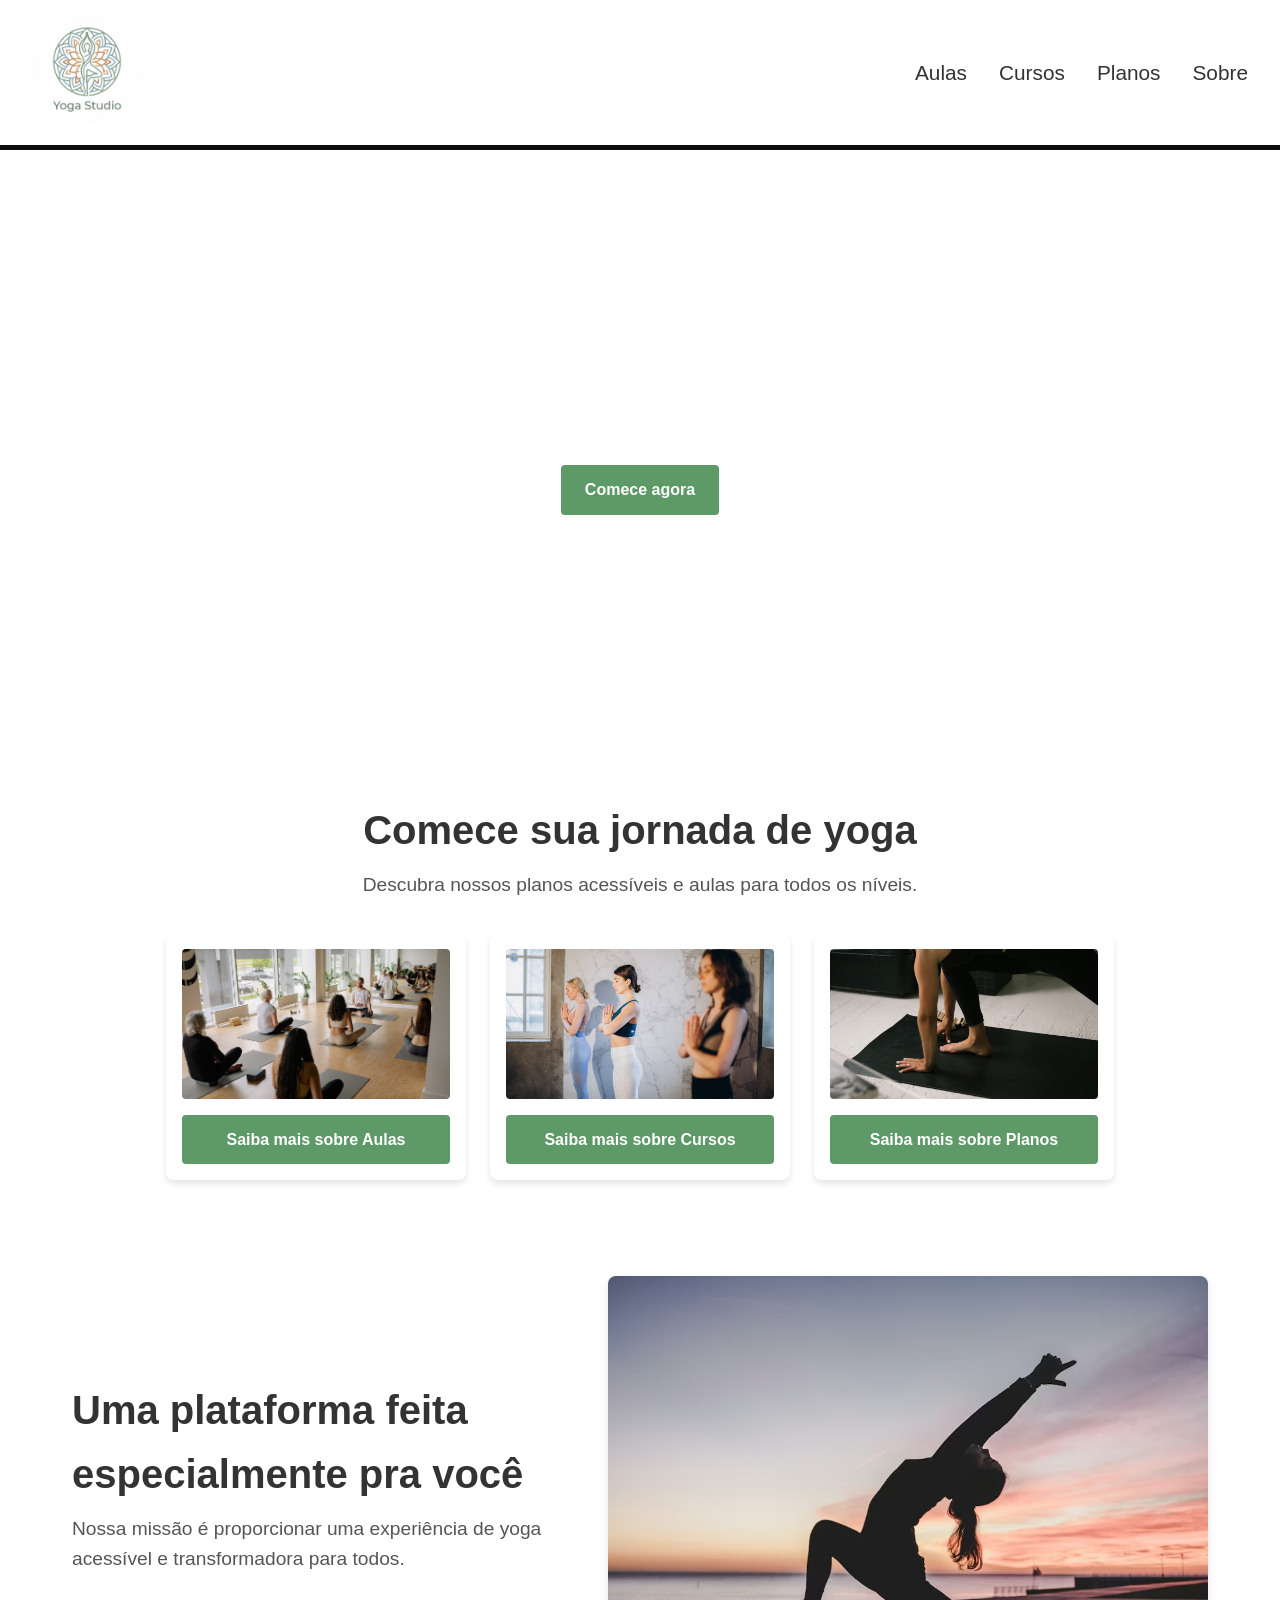
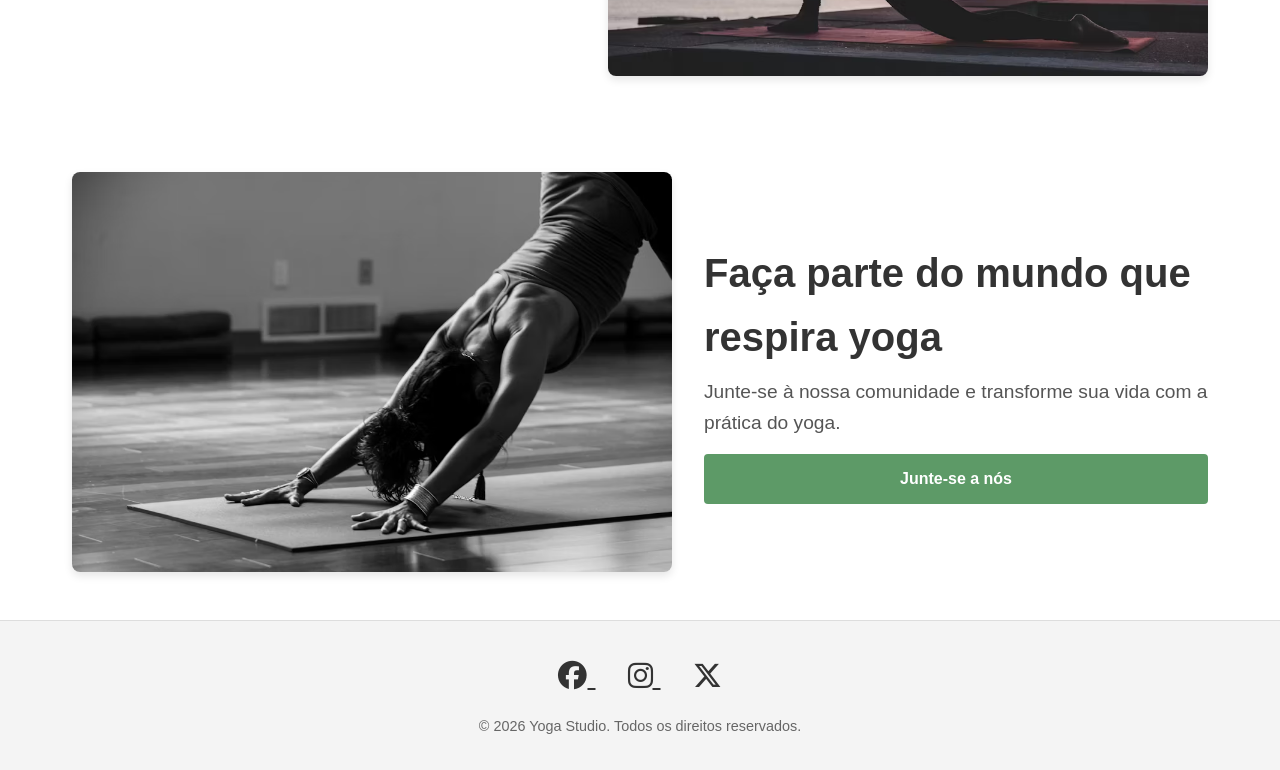
<file: index.html>
<!DOCTYPE html>
<html lang="pt-BR">
<head>
  <meta charset="UTF-8" />
  <meta name="viewport" content="width=device-width, initial-scale=1.0" />
  <title>Yoga Studio</title>
  <link rel="stylesheet" href="https://cdnjs.cloudflare.com/ajax/libs/font-awesome/6.5.0/css/all.min.css" />
  <link rel="stylesheet" href="style.css" />
</head>
<body>
  <header>
    <a href="index.html">
      <img src="logo.png" alt="Logo do Yoga Studio" />
    </a>
    <nav>
      <ul>
        <li><a href="aulas.html">Aulas</a></li>
        <li><a href="cursos.html">Cursos</a></li>
        <li><a href="planos.html">Planos</a></li>
        <li><a href="sobre.html">Sobre</a></li>
      </ul>
    </nav>
  </header>

  <main>
    <section class="welcome">
      <h1>Bem-vindo à Yoga Studio</h1>
      <p>Encontre equilíbrio e paz interior com nossas aulas de yoga.</p>
      <a href="planos.html" class="button">Comece agora</a>
    </section>

    <section class="conteudos">
      <div class="conteudo1">
        <h2>Comece sua jornada de yoga</h2>
        <p>Descubra nossos planos acessíveis e aulas para todos os níveis.</p>

        <div class="cards-container">
          <div class="card">
            <img src="aula.png" alt="Aulas de Yoga" />
            <a href="aulas.html">Saiba mais sobre Aulas</a>
          </div>
          <div class="card">
            <img src="curso.png" alt="Cursos de Yoga" />
            <a href="cursos.html">Saiba mais sobre Cursos</a>
          </div>
          <div class="card">
            <img src="plano.png" alt="Planos de Yoga" />
            <a href="planos.html">Saiba mais sobre Planos</a>
          </div>
        </div>
      </div>

      <div class="conteudo2">
        <div class="text2">
          <h2>Uma plataforma feita especialmente pra você</h2>
          <p>Nossa missão é proporcionar uma experiência de yoga acessível e transformadora para todos.</p>
        </div>
        <img src="missao.png" alt="Nossa missão no Yoga Studio" />
      </div>

      <div class="conteudo3">
        <img src="pessoa.png" alt="Pessoa praticando Yoga" />
        <div class="text3">
          <h2>Faça parte do mundo que respira yoga</h2>
          <p>Junte-se à nossa comunidade e transforme sua vida com a prática do yoga.</p>
          <a href="sobre.html" class="button">Junte-se a nós</a>
        </div>
      </div>
    </section>

    <footer>
      <div class="social-links">
        <a href="https://facebook.com" target="_blank" aria-label="Facebook">
          <i class="fa-brands fa-facebook" aria-hidden="true"></i>
        </a>
        <a href="https://instagram.com" target="_blank" aria-label="Instagram">
          <i class="fa-brands fa-instagram" aria-hidden="true"></i>
        </a>
        <a href="https://x.com" target="_blank" aria-label="X (Twitter)">
          <i class="fa-brands fa-x-twitter" aria-hidden="true"></i>
        </a>
      </div>
      <p>&copy; 2026 Yoga Studio. Todos os direitos reservados.</p>
    </footer>
  </main>
</body>
</html>
</file>
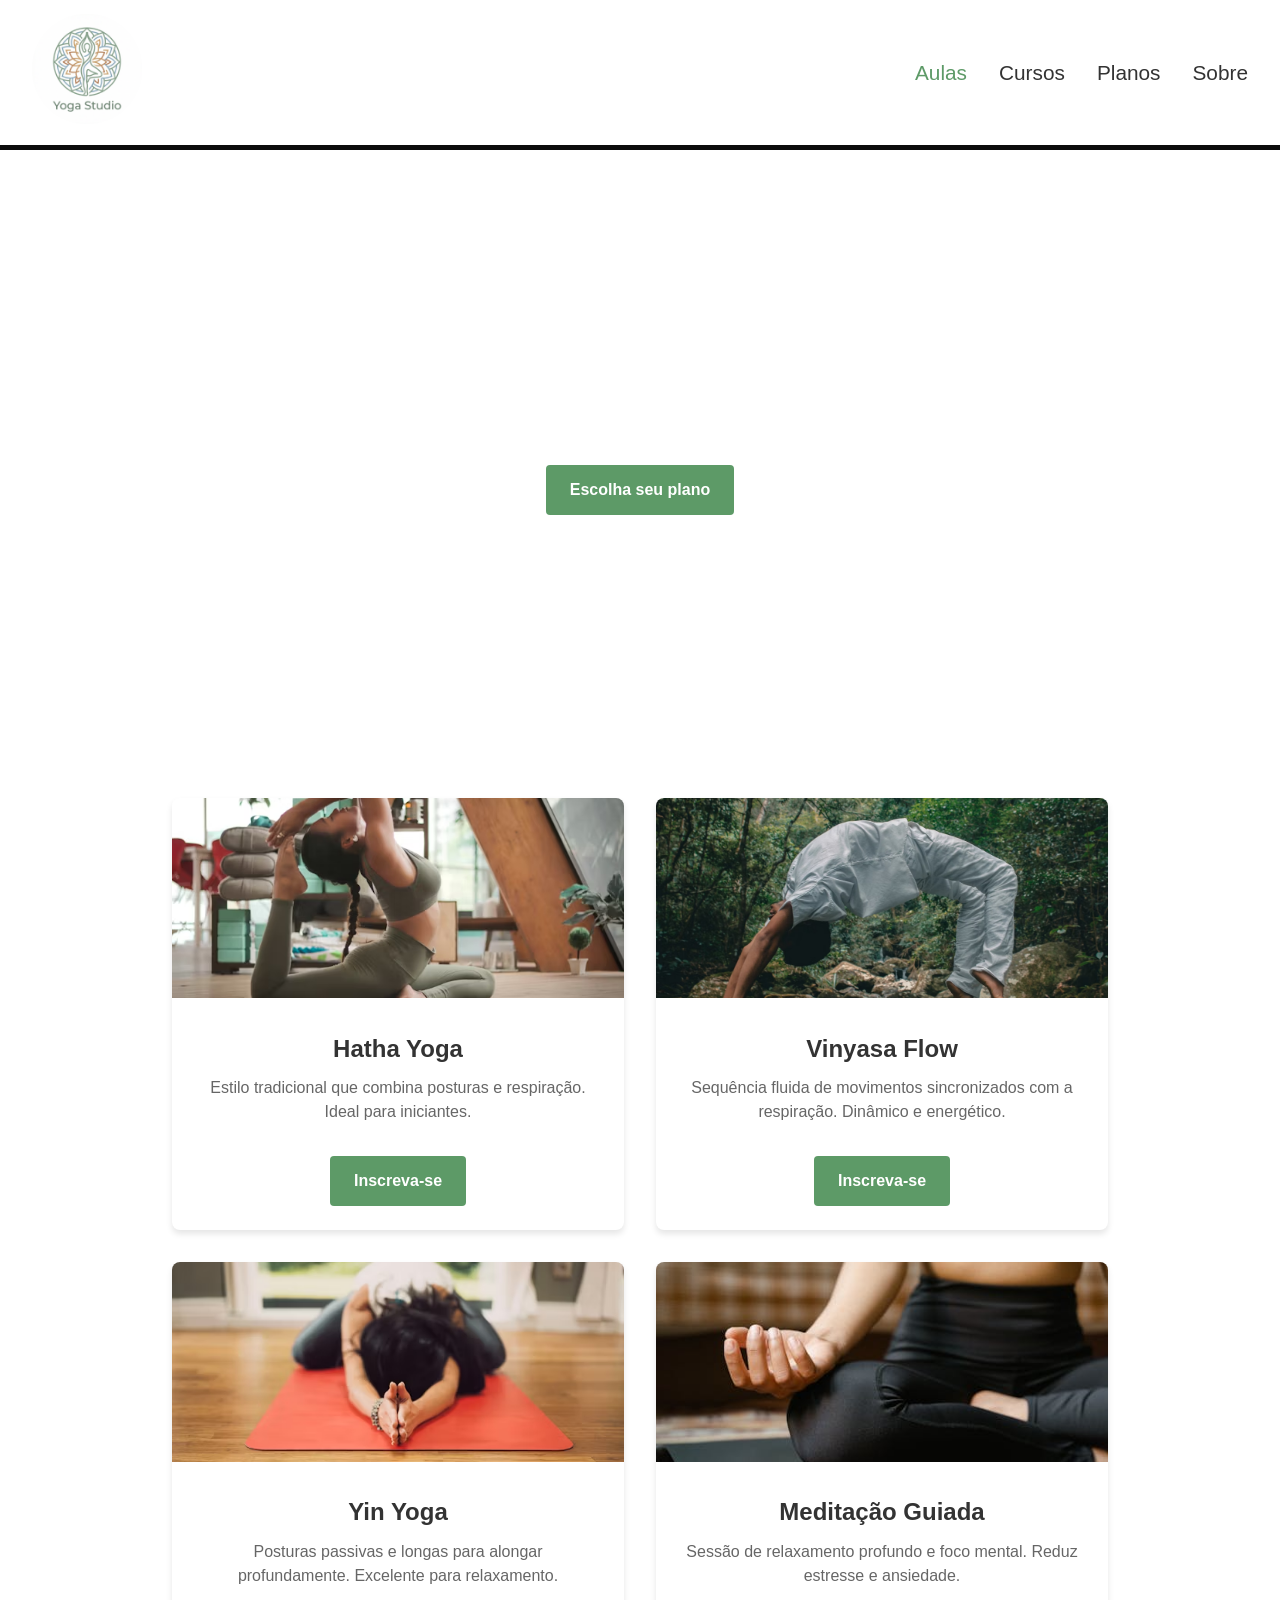
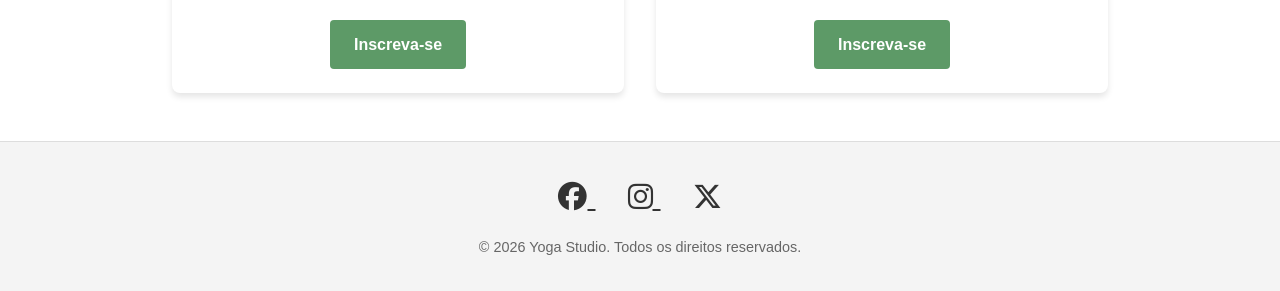
<file: aulas.html>
<!DOCTYPE html>
<html lang="pt-BR">
<head>
  <meta charset="UTF-8" />
  <meta name="viewport" content="width=device-width, initial-scale=1.0" />
  <title>Aulas - Yoga Studio</title>
  <link rel="stylesheet" href="https://cdnjs.cloudflare.com/ajax/libs/font-awesome/6.5.0/css/all.min.css" />
  <link rel="stylesheet" href="aulas.css" />
</head>
<body>
  <header>
    <a href="index.html">
      <img src="logo.png" alt="Logo do Yoga Studio" />
    </a>
    <nav>
      <ul>
        <li><a href="aulas.html" class="active">Aulas</a></li>
        <li><a href="cursos.html">Cursos</a></li>
        <li><a href="planos.html">Planos</a></li>
        <li><a href="sobre.html">Sobre</a></li>
      </ul>
    </nav>
  </header>

  <main>
    <section class="welcome">
      <h1>Descubra nossas aulas</h1>
      <p>Explore diferentes estilos de yoga e encontre a prática ideal para você.</p>
      <a href="planos.html" class="button">Escolha seu plano</a>
    </section>

    <section class="aulas-lista">
      <div class="aula-card">
        <img src="hatha.png" alt="Aula de Hatha Yoga" />
        <div class="aula-info">
          <h3>Hatha Yoga</h3>
          <p>Estilo tradicional que combina posturas e respiração. Ideal para iniciantes.</p>
          <a href="planos.html" class="button">Inscreva-se</a>
        </div>
      </div>

      <div class="aula-card">
        <img src="vinyasa.png" alt="Aula de Vinyasa Flow" />
        <div class="aula-info">
          <h3>Vinyasa Flow</h3>
          <p>Sequência fluida de movimentos sincronizados com a respiração. Dinâmico e energético.</p>
          <a href="planos.html" class="button">Inscreva-se</a>
        </div>
      </div>

      <div class="aula-card">
        <img src="yin.png" alt="Aula de Yin Yoga" />
        <div class="aula-info">
          <h3>Yin Yoga</h3>
          <p>Posturas passivas e longas para alongar profundamente. Excelente para relaxamento.</p>
          <a href="planos.html" class="button">Inscreva-se</a>
        </div>
      </div>

      <div class="aula-card">
        <img src="meditacao.png" alt="Aula de Meditação Guiada" />
        <div class="aula-info">
          <h3>Meditação Guiada</h3>
          <p>Sessão de relaxamento profundo e foco mental. Reduz estresse e ansiedade.</p>
          <a href="planos.html" class="button">Inscreva-se</a>
        </div>
      </div>
    </section>
  </main>

  <footer>
    <div class="social-links">
      <a href="https://facebook.com" target="_blank" aria-label="Facebook">
        <i class="fa-brands fa-facebook" aria-hidden="true"></i>
      </a>
      <a href="https://instagram.com" target="_blank" aria-label="Instagram">
        <i class="fa-brands fa-instagram" aria-hidden="true"></i>
      </a>
      <a href="https://x.com" target="_blank" aria-label="X (Twitter)">
        <i class="fa-brands fa-x-twitter" aria-hidden="true"></i>
      </a>
    </div>
    <p>&copy; 2026 Yoga Studio. Todos os direitos reservados.</p>
  </footer>
</body>
</html>
</file>
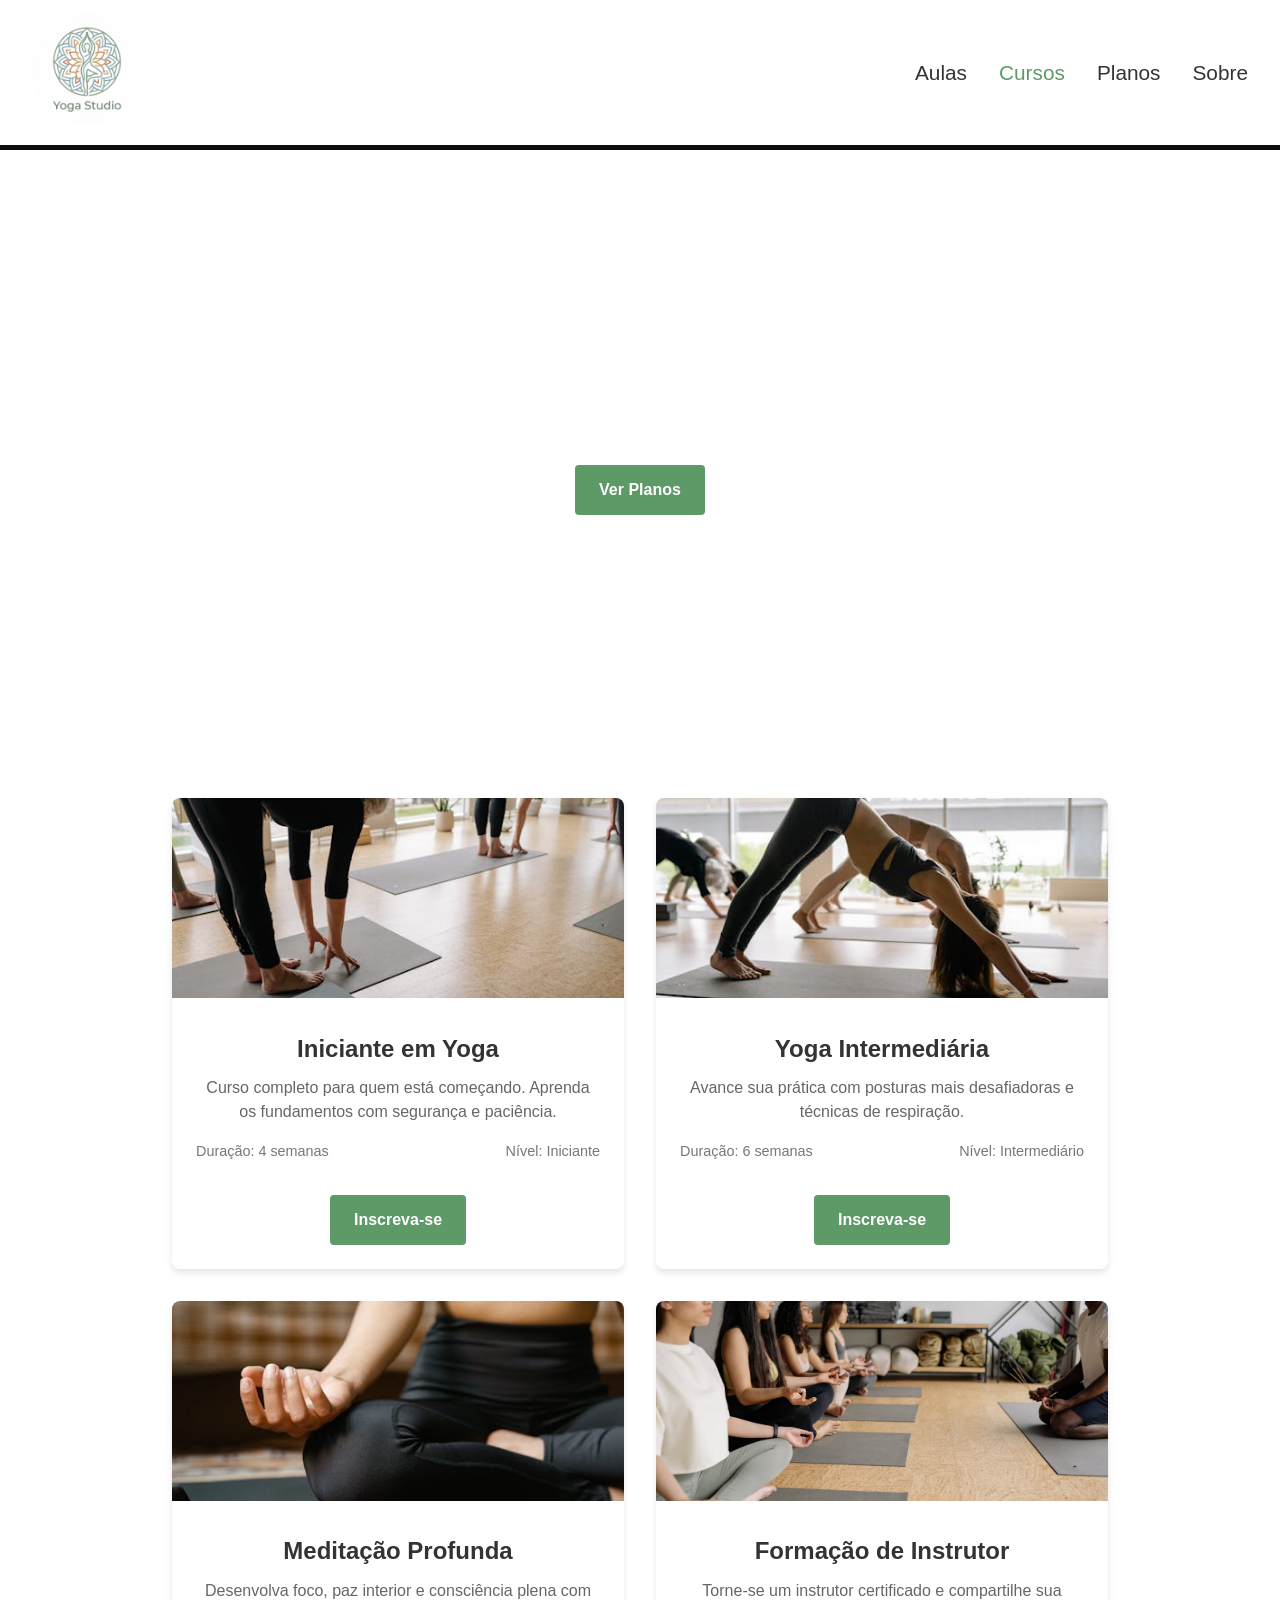
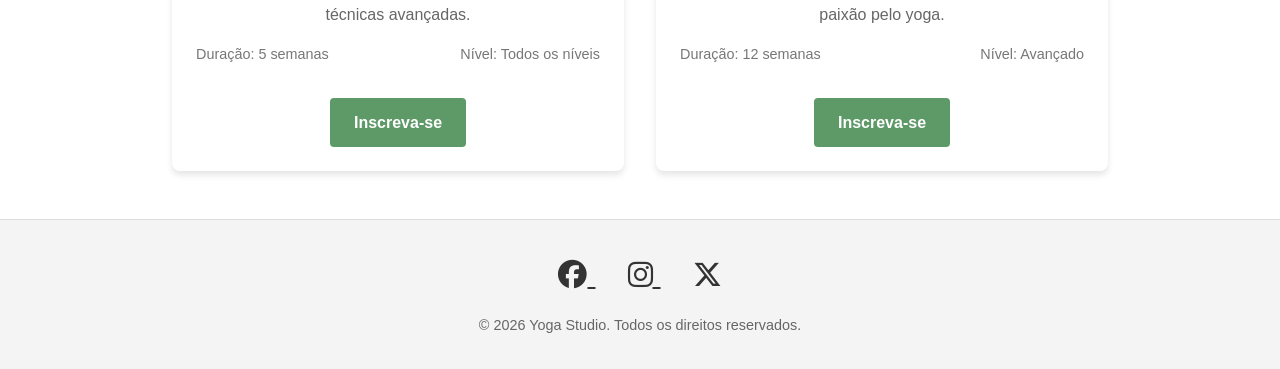
<file: cursos.html>
<!DOCTYPE html>
<html lang="pt-BR">
<head>
  <meta charset="UTF-8" />
  <meta name="viewport" content="width=device-width, initial-scale=1.0" />
  <title>Cursos - Yoga Studio</title>
  <link rel="stylesheet" href="https://cdnjs.cloudflare.com/ajax/libs/font-awesome/6.5.0/css/all.min.css" />
  <link rel="stylesheet" href="cursos.css" />
</head>
<body>
  <header>
    <a href="index.html">
      <img src="logo.png" alt="Logo do Yoga Studio" />
    </a>
    <nav>
      <ul>
        <li><a href="aulas.html">Aulas</a></li>
        <li><a href="cursos.html" class="active">Cursos</a></li>
        <li><a href="planos.html">Planos</a></li>
        <li><a href="sobre.html">Sobre</a></li>
      </ul>
    </nav>
  </header>

  <main>
    <section class="welcome">
      <h1>Conheça nossos cursos</h1>
      <p>Transforme sua prática com cursos completos e personalizados.</p>
      <a href="planos.html" class="button">Ver Planos</a>
    </section>

    <section class="cursos-lista">
      <div class="curso-card">
        <img src="iniciante.png" alt="Curso para Iniciantes" />
        <div class="curso-info">
          <h3>Iniciante em Yoga</h3>
          <p>Curso completo para quem está começando. Aprenda os fundamentos com segurança e paciência.</p>
          <div class="curso-meta">
            <span>Duração: 4 semanas</span>
            <span>Nível: Iniciante</span>
          </div>
          <a href="planos.html" class="button">Inscreva-se</a>
        </div>
      </div>

      <div class="curso-card">
        <img src="intermediario.png" alt="Curso Intermediário" />
        <div class="curso-info">
          <h3>Yoga Intermediária</h3>
          <p>Avance sua prática com posturas mais desafiadoras e técnicas de respiração.</p>
          <div class="curso-meta">
            <span>Duração: 6 semanas</span>
            <span>Nível: Intermediário</span>
          </div>
          <a href="planos.html" class="button">Inscreva-se</a>
        </div>
      </div>

      <div class="curso-card">
        <img src="meditacao.png" alt="Curso de Meditação Profunda" />
        <div class="curso-info">
          <h3>Meditação Profunda</h3>
          <p>Desenvolva foco, paz interior e consciência plena com técnicas avançadas.</p>
          <div class="curso-meta">
            <span>Duração: 5 semanas</span>
            <span>Nível: Todos os níveis</span>
          </div>
          <a href="planos.html" class="button">Inscreva-se</a>
        </div>
      </div>

      <div class="curso-card">
        <img src="instrutor.png" alt="Curso para Instrutores" />
        <div class="curso-info">
          <h3>Formação de Instrutor</h3>
          <p>Torne-se um instrutor certificado e compartilhe sua paixão pelo yoga.</p>
          <div class="curso-meta">
            <span>Duração: 12 semanas</span>
            <span>Nível: Avançado</span>
          </div>
          <a href="planos.html" class="button">Inscreva-se</a>
        </div>
      </div>
    </section>
  </main>

  <footer>
    <div class="social-links">
      <a href="https://facebook.com" target="_blank" aria-label="Facebook">
        <i class="fa-brands fa-facebook" aria-hidden="true"></i>
      </a>
      <a href="https://instagram.com" target="_blank" aria-label="Instagram">
        <i class="fa-brands fa-instagram" aria-hidden="true"></i>
      </a>
      <a href="https://x.com" target="_blank" aria-label="X (Twitter)">
        <i class="fa-brands fa-x-twitter" aria-hidden="true"></i>
      </a>
    </div>
    <p>&copy; 2026 Yoga Studio. Todos os direitos reservados.</p>
  </footer>
</body>
</html>
</file>
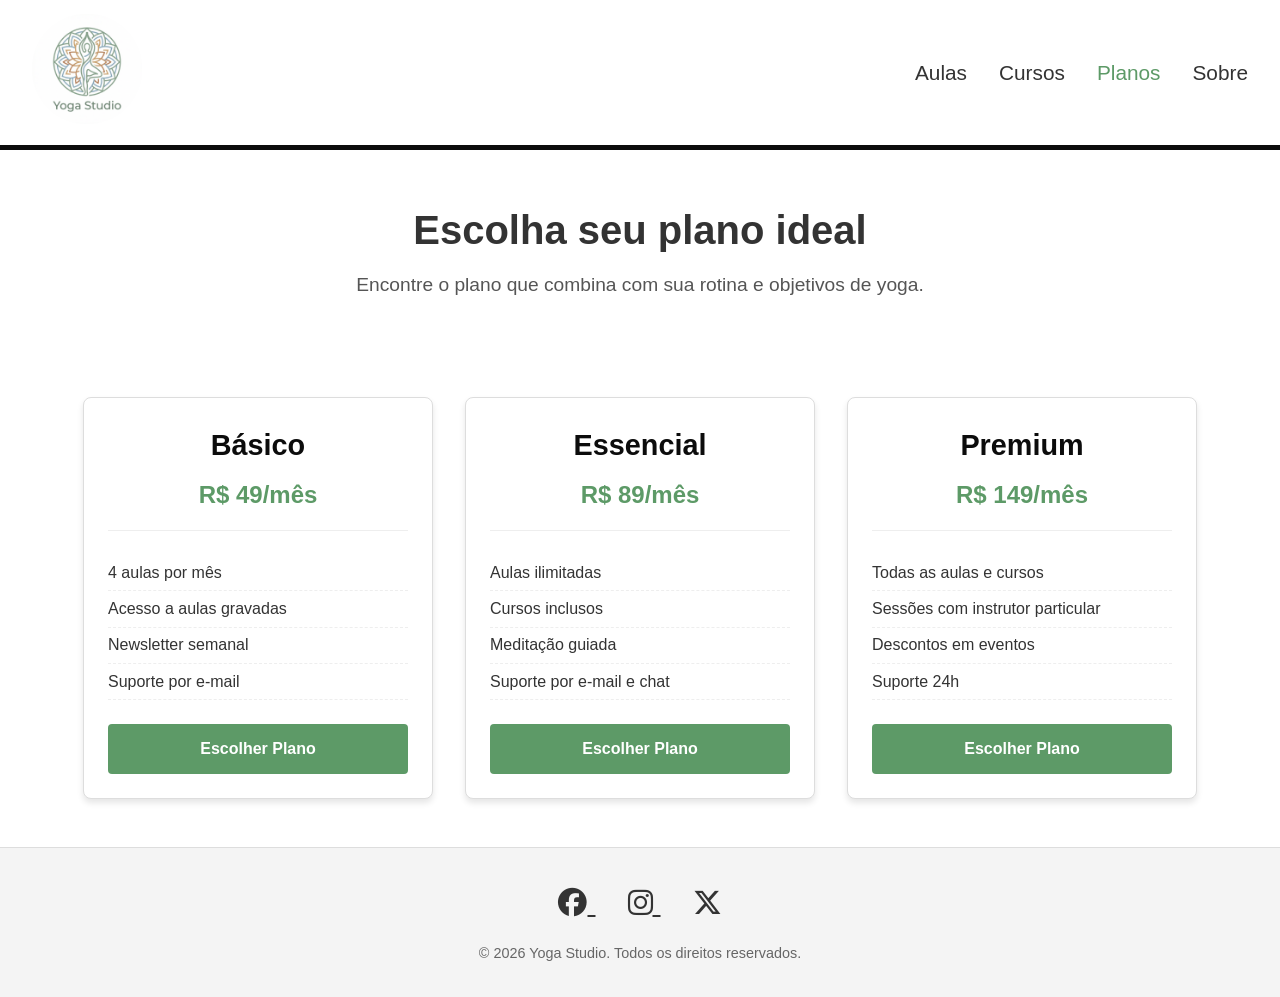
<file: planos.html>
<!DOCTYPE html>
<html lang="pt-BR">
<head>
  <meta charset="UTF-8" />
  <meta name="viewport" content="width=device-width, initial-scale=1.0" />
  <title>Planos - Yoga Studio</title>
  <link rel="stylesheet" href="https://cdnjs.cloudflare.com/ajax/libs/font-awesome/6.5.0/css/all.min.css" />
  <link rel="stylesheet" href="planos.css" />
</head>
<body>
  <header>
    <a href="index.html">
      <img src="logo.png" alt="Logo do Yoga Studio" />
    </a>
    <nav>
      <ul>
        <li><a href="aulas.html">Aulas</a></li>
        <li><a href="cursos.html">Cursos</a></li>
        <li><a href="planos.html" class="active">Planos</a></li>
        <li><a href="sobre.html">Sobre</a></li>
      </ul>
    </nav>
  </header>

  <main>
    <section class="welcome">
      <h1>Escolha seu plano ideal</h1>
      <p>Encontre o plano que combina com sua rotina e objetivos de yoga.</p>
    </section>

    <section class="planos-lista">
      <div class="plano-card">
        <div class="plano-titulo">
          <h3>Básico</h3>
          <p class="preco">R$ 49/mês</p>
        </div>
        <ul class="plano-itens">
          <li>4 aulas por mês</li>
          <li>Acesso a aulas gravadas</li>
          <li>Newsletter semanal</li>
          <li>Suporte por e-mail</li>
        </ul>
        <a href="#" class="plano-btn">Escolher Plano</a>
      </div>

      <div class="plano-card">
        <div class="plano-titulo">
          <h3>Essencial</h3>
          <p class="preco">R$ 89/mês</p>
        </div>
        <ul class="plano-itens">
          <li>Aulas ilimitadas</li>
          <li>Cursos inclusos</li>
          <li>Meditação guiada</li>
          <li>Suporte por e-mail e chat</li>
        </ul>
        <a href="#" class="plano-btn">Escolher Plano</a>
      </div>

      <div class="plano-card">
        <div class="plano-titulo">
          <h3>Premium</h3>
          <p class="preco">R$ 149/mês</p>
        </div>
        <ul class="plano-itens">
          <li>Todas as aulas e cursos</li>
          <li>Sessões com instrutor particular</li>
          <li>Descontos em eventos</li>
          <li>Suporte 24h</li>
        </ul>
        <a href="#" class="plano-btn">Escolher Plano</a>
      </div>
    </section>
  </main>
  <div id="modalInscricao" class="modal" style="display: none;">
      <div class="modal-content">
        <span class="close">&times;</span>
        <h2>Inscreva-se Agora!</h2>
        <form id="formInscricao">
          <label for="nome">Nome Completo:</label>
          <input type="text" id="nome" name="nome" required>

          <label for="email">Email:</label>
          <input type="email" id="email" name="email" required>

          <label for="telefone">Telefone:</label>
          <input type="tel" id="telefone" name="telefone">

          <label for="aula">Escolha a Aula:</label>
          <select id="aula" name="aula">
            <option value="">Selecione uma aula</option>
            <option value="hatha">Hatha Yoga</option>
            <option value="vinyasa">Vinyasa Flow</option>
            <option value="yin">Yin Yoga</option>
            <option value="meditacao">Meditação Guiada</option>
          </select>

          <label for="curso">Escolha o Curso:</label>
          <select id="curso" name="curso">
            <option value="">Selecione um curso</option>
            <option value="meditacao_inicio">Meditação para Iniciantes</option> <!-- Renomeei para evitar conflito com a aula -->
            <option value="avancado">Yoga Avançado</option>
            <option value="respiracao">Técnicas de Respiração</option>
          </select>

          <label for="plano">Escolha o Plano:</label>
          <select id="plano" name="plano">
            <option value="">Selecione um plano</option>
            <option value="basico">Básico - R$ 49/mês</option>
            <option value="essencial">Essencial - R$ 89/mês</option>
            <option value="premium">Premium - R$ 149/mês</option>
          </select>

          <button type="submit" class="submit-btn">Enviar Inscrição</button> <!-- Botão dentro do form -->
        </form>
      </div>
    </div>
  <footer>
    <div class="social-links">
      <a href="https://facebook.com" target="_blank" aria-label="Facebook">
        <i class="fa-brands fa-facebook" aria-hidden="true"></i>
      </a>
      <a href="https://instagram.com" target="_blank" aria-label="Instagram">
        <i class="fa-brands fa-instagram" aria-hidden="true"></i>
      </a>
      <a href="https://x.com" target="_blank" aria-label="X (Twitter)">
        <i class="fa-brands fa-x-twitter" aria-hidden="true"></i>
      </a>
    </div>

    </div>
    <p>&copy; 2026 Yoga Studio. Todos os direitos reservados.</p>
  </footer>

  <script src="planos.js"></script>
</body>
</html>
</file>
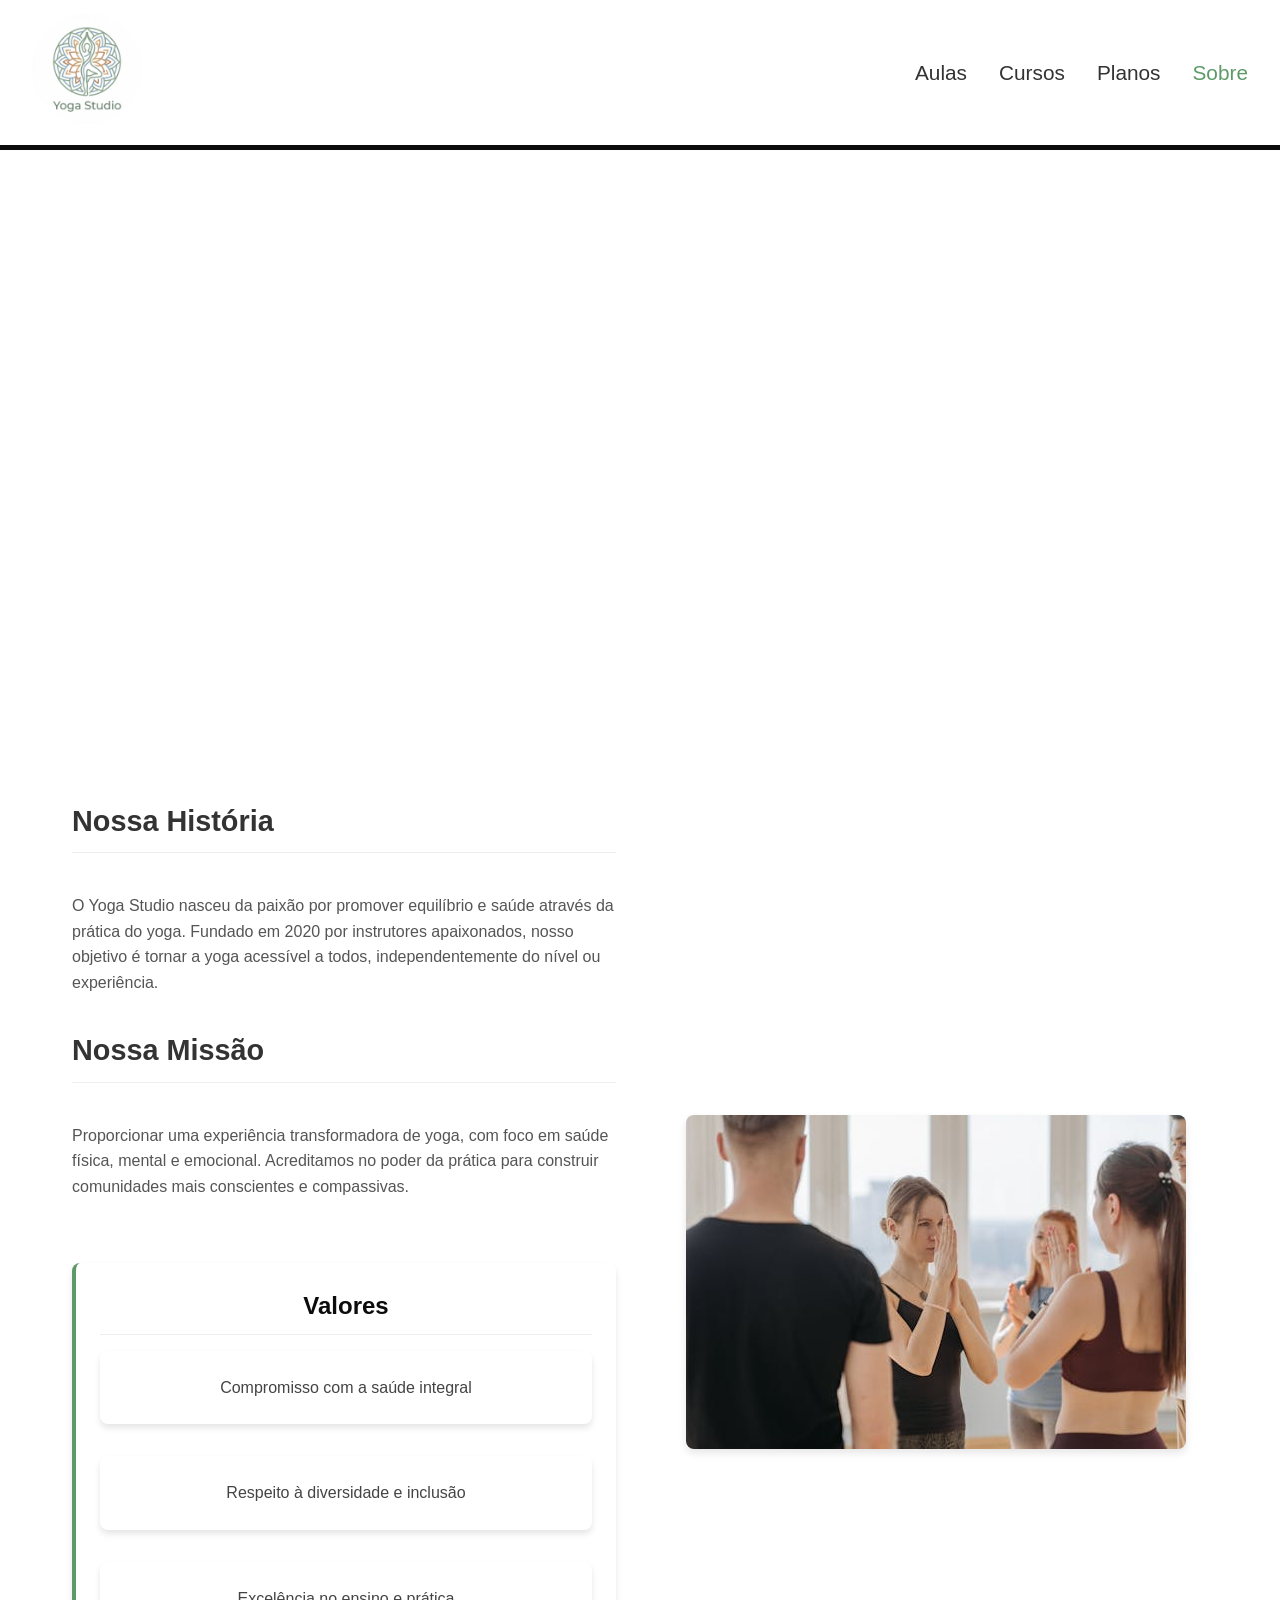
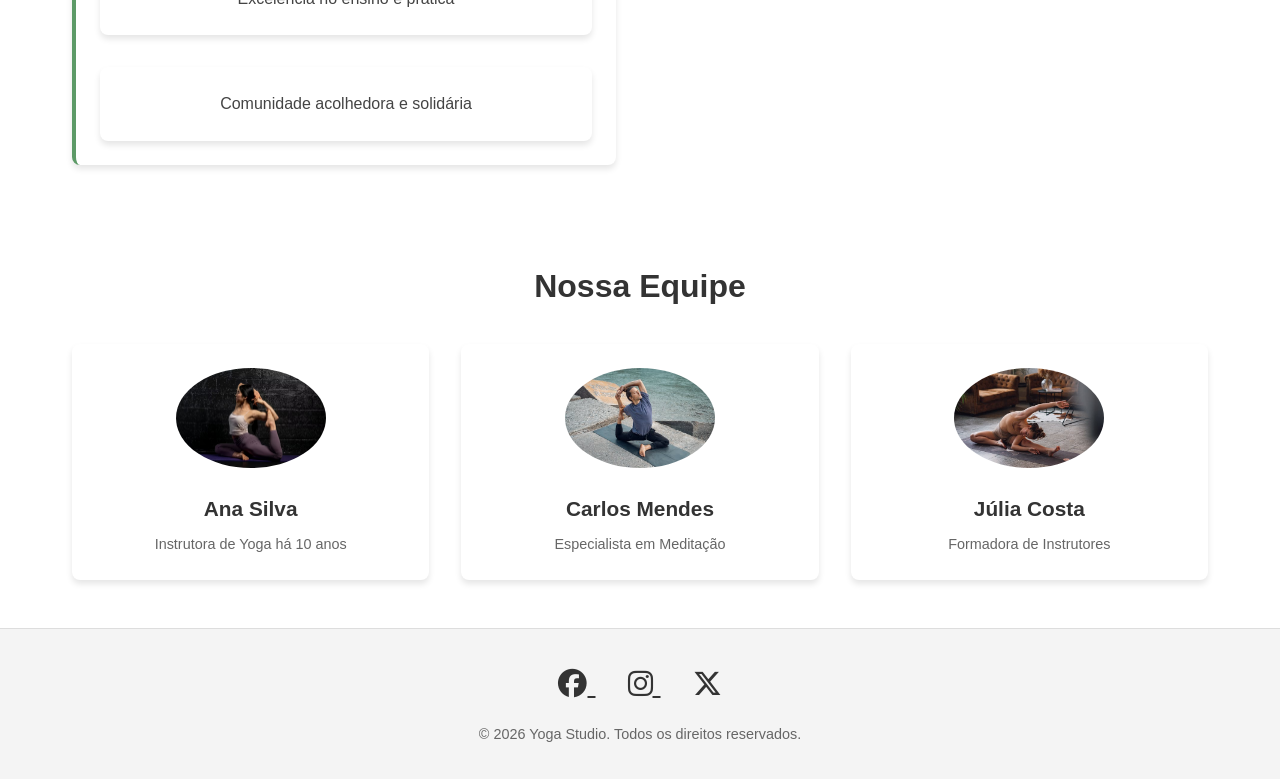
<file: sobre.html>
<!DOCTYPE html>
<html lang="pt-BR">
<head>
  <meta charset="UTF-8" />
  <meta name="viewport" content="width=device-width, initial-scale=1.0" />
  <title>Sobre - Yoga Studio</title>
  <link rel="stylesheet" href="https://cdnjs.cloudflare.com/ajax/libs/font-awesome/6.5.0/css/all.min.css" />
  <link rel="stylesheet" href="sobre.css" />
</head>
<body>
  <header>
    <a href="index.html">
      <img src="logo.png" alt="Logo do Yoga Studio" />
    </a>
    <nav>
      <ul>
        <li><a href="aulas.html">Aulas</a></li>
        <li><a href="cursos.html">Cursos</a></li>
        <li><a href="planos.html">Planos</a></li>
        <li><a href="sobre.html" class="active">Sobre</a></li>
      </ul>
    </nav>
  </header>

  <main>
    <section class="welcome">
      <h1>Sobre Nós</h1>
      <p>Conheça nossa história, missão e compromisso com o bem-estar.</p>
    </section>

    <section class="sobre-conteudo">
      <div class="sobre-texto">
        <h2>Nossa História</h2>
        <p>O Yoga Studio nasceu da paixão por promover equilíbrio e saúde através da prática do yoga. Fundado em 2020 por instrutores apaixonados, nosso objetivo é tornar a yoga acessível a todos, independentemente do nível ou experiência.</p>

        <h2>Nossa Missão</h2>
        <p>Proporcionar uma experiência transformadora de yoga, com foco em saúde física, mental e emocional. Acreditamos no poder da prática para construir comunidades mais conscientes e compassivas.</p>

      <div class="valores-cards">
        <h2>Valores</h2>
        <ul>
          <li>Compromisso com a saúde integral</li>
          <li>Respeito à diversidade e inclusão</li>
          <li>Excelência no ensino e prática</li>
          <li>Comunidade acolhedora e solidária</li>
        </ul>
      </div>

      </div>

      <div class="sobre-imagem">
        <img src="equipe.png" alt="Equipe do Yoga Studio" />
      </div>
    </section>

    <section class="equipe">
      <h2>Nossa Equipe</h2>
      <div class="equipe-cards">
        <div class="membro-equipe">
          <img src="instrutor1.png" alt="Instrutora Ana Silva" />
          <h3>Ana Silva</h3>
          <p>Instrutora de Yoga há 10 anos</p>
        </div>
        <div class="membro-equipe">
          <img src="instrutor2.png" alt="Instrutor Carlos Mendes" />
          <h3>Carlos Mendes</h3>
          <p>Especialista em Meditação</p>
        </div>
        <div class="membro-equipe">
          <img src="instrutor3.png" alt="Instrutora Júlia Costa" />
          <h3>Júlia Costa</h3>
          <p>Formadora de Instrutores</p>
        </div>
      </div>
    </section>
  </main>

  <footer>
    <div class="social-links">
      <a href="https://facebook.com" target="_blank" aria-label="Facebook">
        <i class="fa-brands fa-facebook" aria-hidden="true"></i>
      </a>
      <a href="https://instagram.com" target="_blank" aria-label="Instagram">
        <i class="fa-brands fa-instagram" aria-hidden="true"></i>
      </a>
      <a href="https://x.com" target="_blank" aria-label="X (Twitter)">
        <i class="fa-brands fa-x-twitter" aria-hidden="true"></i>
      </a>
    </div>
    <p>&copy; 2026 Yoga Studio. Todos os direitos reservados.</p>
  </footer>
</body>
</html>
</file>
<file: style.css>
* {
  margin: 0;
  padding: 0;
  box-sizing: border-box;
}

body {
  font-family: Arial, sans-serif;
  background-color: #ffffff;
  color: #333;
  line-height: 1.6;
}

header {
  display: flex;
  height: 150px;
  justify-content: space-between;
  align-items: center;
  position: sticky;
  top: 0;
  background: white;
  padding: 1rem 2rem;
  gap: 2rem;
  border-bottom: 5px solid #0c0c0c;
}

header img {
  border-radius: 100%;
  max-width: 110px;
  height: auto;
}

header nav ul {
  display: flex;
  list-style: none;
  padding-left: 0;
  margin: 0;
  gap: 2rem;
  font-size: 1.3em;
}

header nav a {
  text-decoration: none;
  color: #333;
}

header nav a:hover {
  color: #5d9a67;
}

.welcome {
  background: linear-gradient(rgba(0, 0, 0, 0.5)), url('yoga.png') no-repeat center center;
  background-size: cover;
  height: 600px;
  width: 100%;
  display: flex;
  flex-direction: column;
  justify-content: center;
  align-items: center;
  text-align: center;
  color: white;
  padding: 1rem;
}

.button {
  display: inline-block;
  padding: 0.75rem 1.5rem;
  background-color: #5d9a67;
  color: white;
  text-decoration: none;
  border-radius: 4px;
  font-weight: bold;
  margin-top: 1rem;
  transition: background-color 0.3s ease;
}

.button:hover {
  background-color: #4a7d53;
}

.conteudo1 {
  text-align: center;
  padding: 3rem 1rem;
}

.conteudo1 h2 {
  font-size: 2.5rem;
  margin-bottom: 0.5rem;
  font-weight: bold;
}

.conteudo1 p {
  font-size: 1.2rem;
  max-width: 600px;
  margin: 0 auto 2rem;
  color: #555;
}

.cards-container {
  display: flex;
  flex-wrap: wrap;
  gap: 1.5rem;
  justify-content: center;
}

.card {
  display: flex;
  flex-direction: column;
  align-items: center;
  background-color: white;
  border-radius: 8px;
  box-shadow: 0 4px 6px rgba(0, 0, 0, 0.1);
  padding: 1rem;
  width: 100%;
  max-width: 300px;
  transition: transform 0.3s ease;
}

.card:hover {
  transform: translateY(-5px);
}

.card img {
  width: 100%;
  height: auto;
  max-height: 150px;
  object-fit: cover;
  border-radius: 4px;
  margin-bottom: 1rem;
}

.card a {
  display: block;
  width: 100%;
  padding: 0.75rem;
  background-color:#5d9a67;
  color: white;
  text-decoration: none;
  text-align: center;
  font-weight: bold;
  border-radius: 4px;
  transition: background-color 0.3s ease;
}

.card a:hover {
  background-color: #4a7d53;
}

.conteudo2 {
  display: flex;
  align-items: center;
  gap: 2rem;
  padding: 3rem 2rem;
  max-width: 1200px;
  margin: 0 auto;
}

.text2 {
  flex: 1;
  text-align: left;
}

.text2 h2 {
  font-size: 2.5rem;
  margin-bottom: 0.5rem;
  font-weight: bold;
}

.text2 p {
  font-size: 1.2rem;
  line-height: 1.6;
  color: #555;
}

.conteudo2 img {
  width: 600px;
  height: 400px;
  border-radius: 8px;
  box-shadow: 0 4px 8px rgba(0, 0, 0, 0.1);
  object-fit: cover;
}

.conteudo3 {
  display: flex;
  align-items: center;
  gap: 2rem;
  padding: 3rem 2rem;
  max-width: 1200px;
  margin: 0 auto;
}

.conteudo3 img {
  width: 600px;
  height: 400px;
  border-radius: 8px;
  box-shadow: 0 4px 8px rgba(0, 0, 0, 0.1);
  object-fit: cover;
}

.text3{
  flex: 1;
  text-align: left;
}

.text3 h2 {
  font-size: 2.5rem;
  margin-bottom: 0.5rem;
  font-weight: bold;
}

.text3 p {
  font-size: 1.2rem;
  line-height: 1.6;
  color: #555;
  margin-bottom: 1rem;
}

.conteudo3 .button {
  text-align: center;
  display: block;
  margin-left: auto;
  margin-right: auto;
}

footer {
  background-color: #f4f4f4;
  padding: 2rem;
  text-align: center;
  border-top: 1px solid #ddd;
}

.social-links {
  margin-bottom: 1rem;
}

.social-links a {
  font-size: 1.8rem;
  color: #333;
  margin: 0 1rem;
  transition: color 0.3s ease;
}

.social-links a:hover {
  color: #5d9a67;
}

footer p {
  color: #666;
  font-size: 0.9rem;
}

/* Responsivo*/
@media (max-width: 768px) {
  .welcome {
    height: 500px;
  }

  .conteudo2,
  .conteudo3 {
    flex-direction: column;
    text-align: center;
  }

  .conteudo2 img,
  .conteudo3 img {
    flex: none;
    width: 100%;
    max-width: 100%;
  }

  .text,
  .texto-lado-direito {
    text-align: center;
  }
}
</file>
<file: aulas.css>
* {
  margin: 0;
  padding: 0;
  box-sizing: border-box;
}

body {
  font-family: Arial, sans-serif;
  background-color: #ffffff;
  color: #333;
  line-height: 1.6;
}

header {
  display: flex;
  height: 150px;
  justify-content: space-between;
  align-items: center;
  position: sticky;
  top: 0;
  background: white;
  padding: 1rem 2rem;
  gap: 2rem;
  border-bottom: 5px solid #0c0c0c;
}

header img {
  border-radius: 100%;
  max-width: 110px;
  height: auto;
}

header nav ul {
  display: flex;
  list-style: none;
  padding-left: 0;
  margin: 0;
  gap: 2rem;
  font-size: 1.3em;
}

header nav a {
  text-decoration: none;
  color: #333;
}

header nav a:hover,
header nav a.active { 
  color: #5d9a67;
}

.welcome {
  background: linear-gradient(rgba(0, 0, 0, 0.5)), url('yoga.png') no-repeat center center;
  background-size: cover;
  height: 600px;
  width: 100%;
  display: flex;
  flex-direction: column;
  justify-content: center;
  align-items: center;
  text-align: center;
  color: white;
  padding: 1rem;
}

.button {
  display: inline-block;
  padding: 0.75rem 1.5rem;
  background-color: #5d9a67;
  color: white;
  text-decoration: none;
  border-radius: 4px;
  font-weight: bold;
  margin-top: 1rem;
  transition: background-color 0.3s ease;
}

.button:hover {
  background-color: #4a7d53;
}

.aulas-lista {
  text-align: center;
  padding: 3rem 2rem;
  max-width: 1000px;
  margin: 0 auto;
  display: grid;
  grid-template-columns: repeat(auto-fit, minmax(300px, 1fr));
  gap: 2rem;
}

.aula-card {
  background: white;
  border-radius: 8px;
  overflow: hidden;
  box-shadow: 0 4px 6px rgba(0, 0, 0, 0.1);
  transition: transform 0.3s ease;
}

.aula-card:hover {
  transform: translateY(-5px);
}

.aula-card img {
  width: 100%;
  height: 200px;
  object-fit: cover;
}

.aula-info {
  padding: 1.5rem;
}

.aula-info h3 {
  font-size: 1.5rem;
  margin-bottom: 0.5rem;
  color: #333;
}

.aula-info p {
  color: #666;
  margin-bottom: 1rem;
  line-height: 1.5;
}

footer {
  background-color: #f4f4f4;
  padding: 2rem;
  text-align: center;
  border-top: 1px solid #ddd;
}

.social-links {
  margin-bottom: 1rem;
}

.social-links a {
  font-size: 1.8rem;
  color: #333;
  margin: 0 1rem;
  transition: color 0.3s ease;
}

.social-links a:hover {
  color: #5d9a67;
}

footer p {
  color: #666;
  font-size: 0.9rem;
}

/*Responsivo*/
@media (max-width: 768px) {
  .welcome {
    height: 500px;
  }

  .aulas-lista {
    grid-template-columns: 1fr;
  }
}
</file>
<file: cursos.css>
* {
  margin: 0;
  padding: 0;
  box-sizing: border-box;
}

body {
  font-family: Arial, sans-serif;
  background-color: #ffffff;
  color: #333;
  line-height: 1.6;
}

header {
  display: flex;
  height: 150px;
  justify-content: space-between;
  align-items: center;
  position: sticky;
  top: 0;
  background: white;
  padding: 1rem 2rem;
  gap: 2rem;
  border-bottom: 5px solid #0c0c0c;
}

header img {
  border-radius: 100%;
  max-width: 110px;
  height: auto;
}

header nav ul {
  display: flex;
  list-style: none;
  padding-left: 0;
  margin: 0;
  gap: 2rem;
  font-size: 1.3em;
}

header nav a {
  text-decoration: none;
  color: #333;
}

header nav a:hover,
header nav a.active { 
  color: #5d9a67;
}

.welcome {
  background: linear-gradient(rgba(0, 0, 0, 0.5)), url('yoga.png') no-repeat center center;
  background-size: cover;
  height: 600px;
  width: 100%;
  display: flex;
  flex-direction: column;
  justify-content: center;
  align-items: center;
  text-align: center;
  color: white;
  padding: 1rem;
}

.button {
  display: inline-block;
  padding: 0.75rem 1.5rem;
  background-color: #5d9a67;
  color: white;
  text-decoration: none;
  border-radius: 4px;
  font-weight: bold;
  margin-top: 1rem;
  transition: background-color 0.3s ease;
}

.button:hover {
  background-color: #4a7d53;
}

.cursos-lista {
  padding: 3rem 2rem;
  max-width: 1000px;
  margin: 0 auto;
  display: grid;
  grid-template-columns: repeat(auto-fit, minmax(300px, 1fr));
  gap: 2rem;
}

.curso-card {
  text-align: center;
  background: white;
  border-radius: 8px;
  overflow: hidden;
  box-shadow: 0 4px 6px rgba(0, 0, 0, 0.1);
  transition: transform 0.3s ease;
}

.curso-card:hover {
  transform: translateY(-5px);
}

.curso-card img {
  width: 100%;
  height: 200px;
  object-fit: cover;
}

.curso-info {
  padding: 1.5rem;
}

.curso-info h3 {
  font-size: 1.5rem;
  margin-bottom: 0.5rem;
  color: #333;
}

.curso-info p {
  color: #666;
  margin-bottom: 1rem;
  line-height: 1.5;
}

.curso-meta {
  display: flex;
  justify-content: space-between;
  font-size: 0.9rem;
  color: #777;
  margin-bottom: 1rem;
}

footer {
  background-color: #f4f4f4;
  padding: 2rem;
  text-align: center;
  border-top: 1px solid #ddd;
}

.social-links {
  margin-bottom: 1rem;
}

.social-links a {
  font-size: 1.8rem;
  color: #333;
  margin: 0 1rem;
  transition: color 0.3s ease;
}

.social-links a:hover {
  color: #5d9a67;
}

footer p {
  color: #666;
  font-size: 0.9rem;
}

/*Responsivo*/
@media (max-width: 768px) {
  .welcome {
    height: 500px;
  }

  .cursos-lista {
    grid-template-columns: 1fr;
  }
}
</file>
<file: planos.css>
* {
  margin: 0;
  padding: 0;
  box-sizing: border-box;
}

body {
  font-family: Arial, sans-serif;
  background-color: #ffffff;
  color: #333;
  line-height: 1.6;
}

header {
  display: flex;
  height: 150px;
  justify-content: space-between;
  align-items: center;
  position: sticky;
  top: 0;
  background: white;
  padding: 1rem 2rem;
  gap: 2rem;
  border-bottom: 5px solid #0c0c0c;
}

header img {
  border-radius: 100%;
  max-width: 110px;
  height: auto;
}

header nav ul {
  display: flex;
  list-style: none;
  padding-left: 0;
  margin: 0;
  gap: 2rem;
  font-size: 1.3em;
}

header nav a {
  text-decoration: none;
  color: #333;
}

header nav a:hover,
header nav a.active { 
  color: #5d9a67;
}

.welcome {
  text-align: center;
  padding: 3rem 1rem;
  margin-bottom: 3rem;
}

.welcome h1 {
  font-size: 2.5rem;
  margin-bottom: 0.5rem;
  font-weight: bold;
}

.welcome p {
  font-size: 1.2rem;
  max-width: 600px;
  margin: 0 auto;
  color: #555;
}

.planos-lista {
  display: flex;
  flex-wrap: wrap;
  gap: 2rem;
  justify-content: center; 
}

.plano-card {
  display: flex;
  flex-direction: column;
  background-color: white;
  border: 1px solid #ddd; 
  border-radius: 8px;
  box-shadow: 0 4px 6px rgba(0, 0, 0, 0.1);
  padding: 1.5rem;
  width: 100%; 
  max-width: 350px; 
  transition: transform 0.3s ease, box-shadow 0.3s ease;
}

.plano-card:hover {
  transform: translateY(-5px); 
  box-shadow: 0 8px 15px rgba(0, 0, 0, 0.2);
}

.plano-titulo {
  text-align: center;
  margin-bottom: 1.5rem;
  padding-bottom: 1rem;
  border-bottom: 1px solid #eee; 
}

.plano-titulo h3 {
  font-size: 1.8rem;
  margin-bottom: 0.5rem;
  color: #0c0c0c; 
}

.plano-titulo .preco {
  font-size: 1.5rem;
  font-weight: bold;
  color: #5d9a67; 
}

.plano-itens {
  list-style: none;
  padding-left: 0;
  margin-bottom: 1.5rem;
  flex-grow: 1;
}

.plano-itens li {
  padding: 0.3rem 0;
  border-bottom: 1px dashed #eee; 
}

.plano-btn {
  display: block;
  width: 100%;
  padding: 0.75rem;
  background-color: #5d9a67;
  color: white;
  text-align: center;
  text-decoration: none;
  font-weight: bold;
  border-radius: 4px;
  transition: background-color 0.3s ease;
  align-self: center;
  margin-top: auto; 
}

.plano-btn:hover {
  background-color: #4a7d53;
}

.modal {
  display: none;
  position: fixed;
  z-index: 1000;
  left: 0;
  top: 0;
  width: 100%;
  height: 100%;
  background-color: rgba(0, 0, 0, 0.5);
}

.modal-content {
  background-color: #fff;
  margin: 5% auto;
  padding: 2rem;
  border: 1px solid #888;
  border-radius: 8px;
  width: 90%;
  max-width: 500px;
  position: relative;
  box-shadow: rgba(0, 0, 0, 0.5);
}

.close {
  color: #aaa;
  float: right;
  font-size: 28px;
  font-weight: bold;
  cursor: pointer;
  position: absolute;
  top: 10px;
  right: 15px;
}

.close:hover,
.close:focus {
  color: #000;
  text-decoration: none;
  cursor: pointer;
}

.modal-content label,
.modal-content input,
.modal-content select {
  display: block;
  width: 100%;
  margin-bottom: 0.5rem;
}

.submit-btn {
  display: block;
  width: 100%;
  padding: 0.75rem;
  background-color: #5d9a67;
  color: white;
  text-align: center;
  text-decoration: none;
  font-weight: bold;
  border-radius: 4px;
  border: none;
  cursor: pointer;
  transition: background-color 0.3s ease;
  margin-top: 1rem;
}

.submit-btn:hover {
  background-color: #4a7d53;
}

footer {
  background-color: #f4f4f4;
  padding: 2rem;
  text-align: center;
  border-top: 1px solid #ddd;
  margin-top: 3rem; 
}

.social-links {
  margin-bottom: 1rem;
}

.social-links a {
  font-size: 1.8rem;
  color: #333;
  margin: 0 1rem;
  transition: color 0.3s ease;
}

.social-links a:hover {
  color: #5d9a67;
}

footer p {
  color: #666;
  font-size: 0.9rem;
}

/* Responsivo */
@media (max-width: 768px) {
  .welcome{
    height: 500px;
  }

  .planos-lista {
    flex-direction: column;
    align-items: center;
  }

  .plano-card {
    max-width: 100%; 
  }
}
</file>
<file: sobre.css>
* {
  margin: 0;
  padding: 0;
  box-sizing: border-box;
}

body {
  font-family: Arial, sans-serif;
  background-color: #ffffff;
  color: #333;
  line-height: 1.6;
}

header {
  display: flex;
  height: 150px;
  justify-content: space-between;
  align-items: center;
  position: sticky;
  top: 0;
  background: white;
  padding: 1rem 2rem;
  gap: 2rem;
  border-bottom: 5px solid #0c0c0c;
}

header img {
  border-radius: 100%;
  max-width: 110px;
  height: auto;
}

header nav ul {
  display: flex;
  list-style: none;
  padding-left: 0;
  margin: 0;
  gap: 2rem;
  font-size: 1.3em;
}

header nav a {
  text-decoration: none;
  color: #333;
}

header nav a:hover,
header nav a.active { 
  color: #5d9a67;
}

.welcome {
  background: linear-gradient(rgba(0, 0, 0, 0.5)), url('yoga.png') no-repeat center center;
  background-size: cover;
  height: 600px;
  width: 100%;
  display: flex;
  flex-direction: column;
  justify-content: center;
  align-items: center;
  text-align: center;
  color: white;
  padding: 1rem;
}

.sobre-conteudo {
  display: flex;
  gap: 3rem;
  padding: 3rem 2rem;
  max-width: 1200px;
  margin: 0 auto;
}

.sobre-texto {
  flex: 1;
  line-height: 1.6;
  display: flex;
  flex-direction: column;
  gap: 2rem; 
}

.sobre-texto > div {
  background: white;
  border-radius: 8px;
  overflow: hidden;
  box-shadow: 0 4px 6px rgba(0, 0, 0, 0.1);
  padding: 1.5rem;
}

.sobre-texto h2 {
  font-size: 1.8rem;
  margin: 0 0 0.5rem 0; 
  color: #333;
  padding-bottom: 0.5rem;
  border-bottom: 1px solid #eee;
}

.sobre-texto p {
  color: #555;
  margin: 0;
  line-height: 1.6;
}

.sobre-imagem {
  flex: 1;
  display: flex;
  align-items: center;
  justify-content: center;
}

.sobre-imagem img {
  width: 100%;
  max-width: 500px;
  border-radius: 8px;
  box-shadow: 0 4px 8px rgba(0, 0, 0, 0.1);
}

.valores-cards {
  margin-top: 2rem;
  padding: 1.5rem;
  background-color: #f9f9f9;
  border-radius: 8px;
  border-left: 4px solid #5d9a67;
  box-shadow: 0 2px 4px rgba(0, 0, 0, 0.05);
}

.valores-cards h2 {
  font-size: 1.5rem;
  margin-bottom: 1rem;
  color: #0c0c0c;
  text-align: center;
}

.valores-cards ul {
  list-style-type: none;
  padding: 0;
  margin: 0;
  display: grid;
  grid-template-columns: repeat(auto-fit, minmax(250px, 1fr));
  gap: 2rem;
}

.valores-cards li {
  background: white;
  border-radius: 8px;
  overflow: hidden;
  box-shadow: 0 4px 6px rgba(0, 0, 0, 0.1);
  padding: 1.5rem;
  text-align: center;
  font-weight: 500;
  color: #444;
  transition: transform 0.3s ease;
}

.valores-cards li:hover {
  transform: translateY(-5px);
}

.sobre-imagem {
  flex: 1;
  display: flex;
  align-items: center;
  justify-content: center;
}

.sobre-imagem img {
  width: 100%;
  max-width: 500px;
  border-radius: 8px;
  box-shadow: 0 4px 8px rgba(0, 0, 0, 0.1);
}

.equipe {
  padding: 3rem 2rem;
  max-width: 1200px;
  margin: 0 auto;
  text-align: center;
}

.equipe h2 {
  font-size: 2rem;
  margin-bottom: 2rem;
  color: #333;
}

.equipe-cards {
  display: grid;
  grid-template-columns: repeat(auto-fit, minmax(250px, 1fr));
  gap: 2rem;
}

.membro-equipe {
  background: white;
  border-radius: 8px;
  overflow: hidden;
  box-shadow: 0 4px 6px rgba(0, 0, 0, 0.1);
  padding: 1.5rem;
  text-align: center;
}

.membro-equipe img {
  width: 100%;
  max-width: 150px;
  border-radius: 50%;
  margin-bottom: 1rem;
  object-fit: cover;
}

.membro-equipe h3 {
  font-size: 1.3rem;
  margin-bottom: 0.5rem;
  color: #333;
}

.membro-equipe p {
  color: #666;
  font-size: 0.9rem;
}

footer {
  background-color: #f4f4f4;
  padding: 2rem;
  text-align: center;
  border-top: 1px solid #ddd;
}

.social-links {
  margin-bottom: 1rem;
}

.social-links a {
  font-size: 1.8rem;
  color: #333;
  margin: 0 1rem;
  transition: color 0.3s ease;
}

.social-links a:hover {
  color: #5d9a67;
}

footer p {
  color: #666;
  font-size: 0.9rem;
}

/*Responsivo*/
@media (max-width: 768px) {
  .welcome {
    height: 500px;
  }

  .sobre-conteudo {
    flex-direction: column;
  }

  .equipe-cards {
    grid-template-columns: 1fr;
  }
}
</file>
